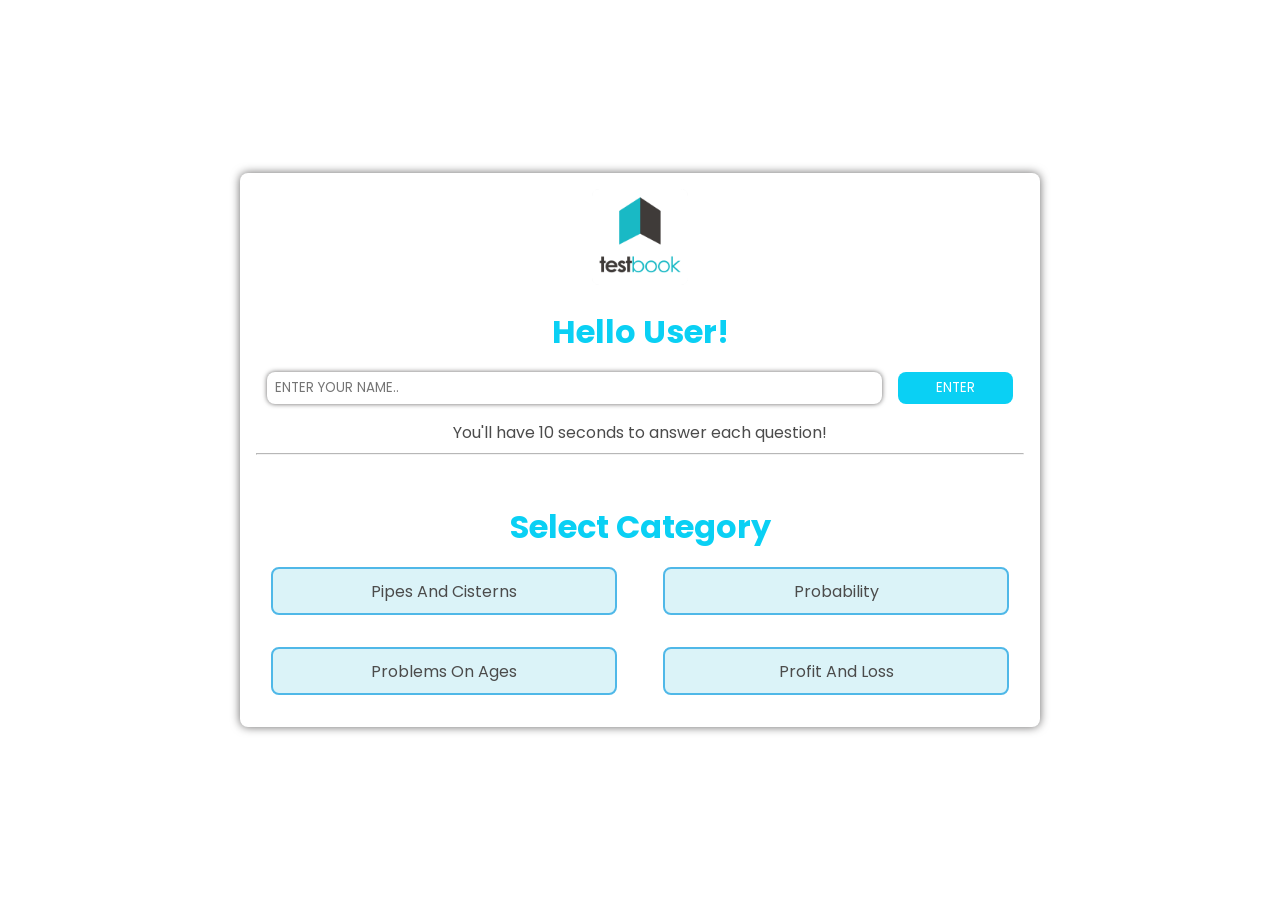
<file: Dynamic Projects/1.Quizz App/index.html>
<!DOCTYPE html>
<html lang="en">
<head>
    <meta charset="UTF-8">
    <meta name="viewport" content="width=device-width, initial-scale=1.0">
    <title>Quiz App</title>
    <link rel="stylesheet" href="index.css">
    <link rel="icon" type="image/png" href="./Images/favi.png">

</head>
<body>
    <!-- This is the structure for the Quiz App. I have create everything dynamically inside javascript for the Quiz App -->
    <div class="container">
        <div class="logo">
            <img src="./Images/testbook-pass.png" alt="">
        </div>
        <div class="greet"></div>
        <div class="user-input">

        </div>
        <div class="info-for-user">

        </div>
        <div class="category-container">
            <div class="category"></div>
        </div>
    </div>

    <script src="questions.js"></script>
    <script src="index.js"></script>
</body>
</html>
</file>
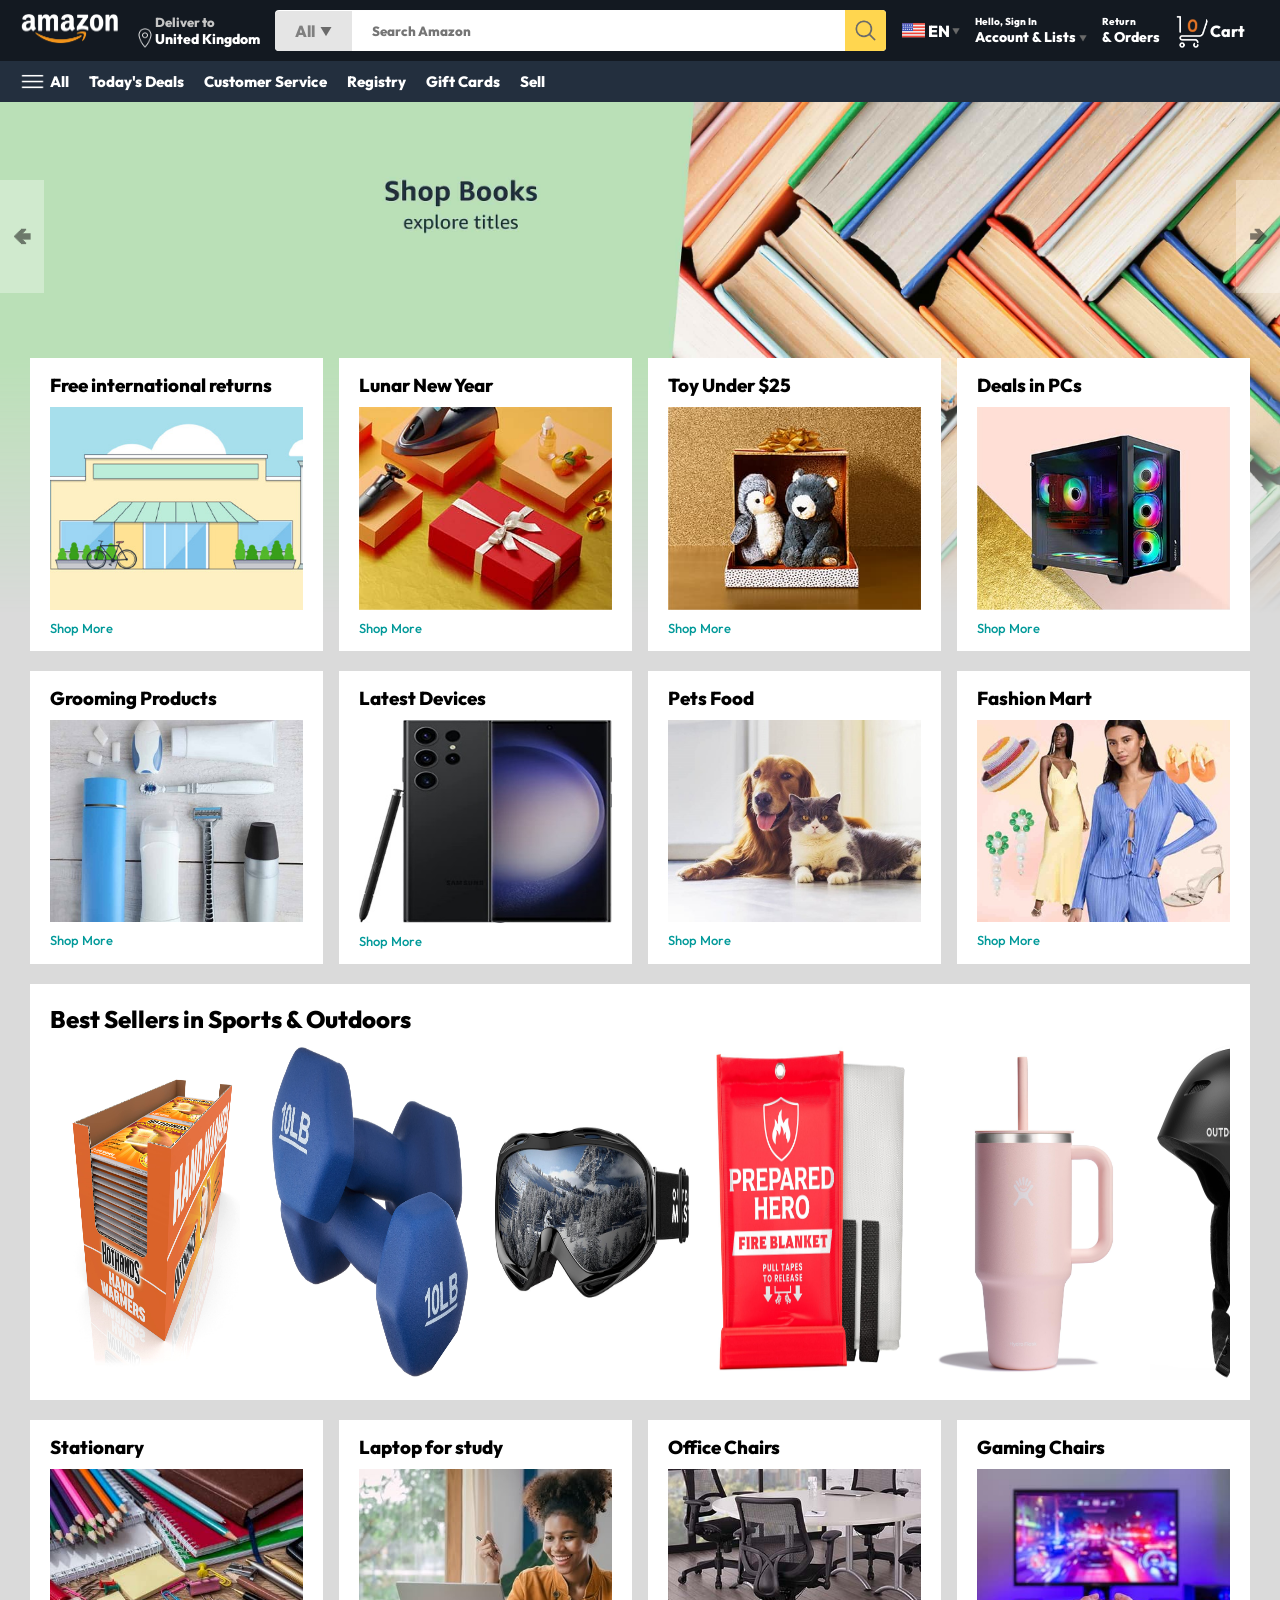
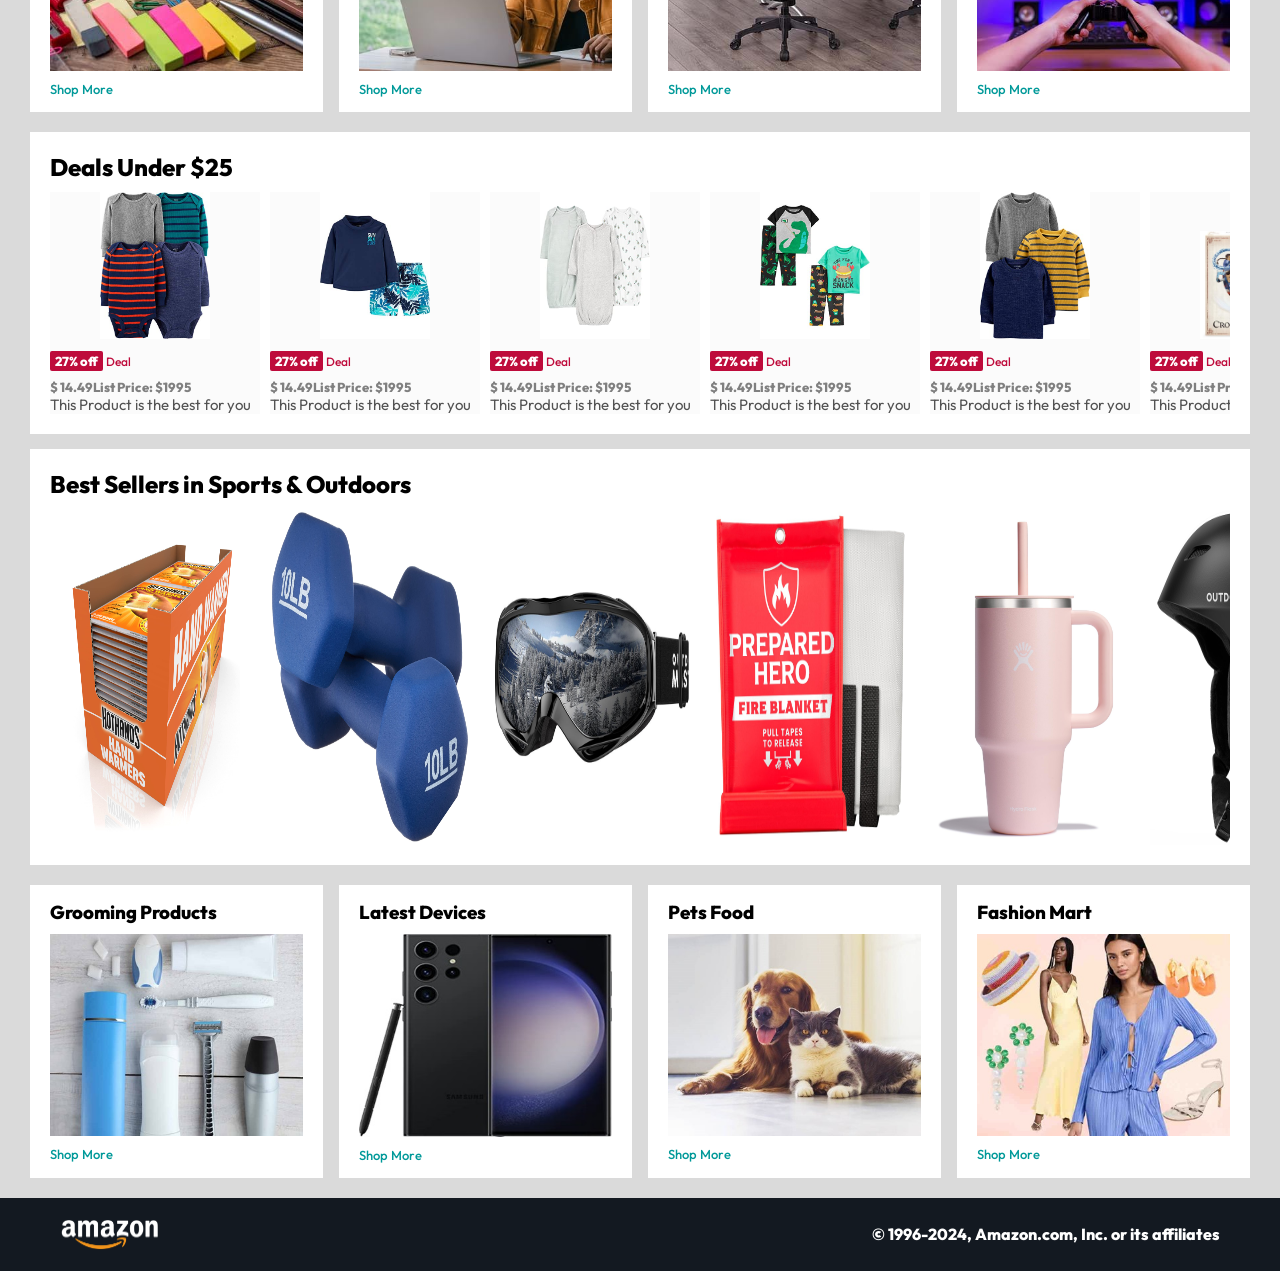
<file: Dynamic Projects/2.Amazon/index.html>
<!DOCTYPE html>
<html lang="en">
<head>
    <meta charset="UTF-8">
    <meta name="viewport" content="width=device-width, initial-scale=1.0">
    <title>Amazon Clone 2.0</title>
    <link rel="stylesheet" href="style.css">
    <link rel="preconnect" href="https://fonts.googleapis.com">
    <link rel="preconnect" href="https://fonts.gstatic.com" crossorigin>
    <link href="https://fonts.googleapis.com/css2?family=Outfit:wght@100..900&display=swap" rel="stylesheet">
</head>
<body>
    <nav>
        <a href="/">
            <img src="./assets/amazon_logo.png" width="100" alt="">
        </a>
        <div class="nav-country">
            <img src="./assets/location_icon.png" height="20" alt="">
            <div>
                <p>Deliver to</p>
                <h1>United Kingdom</h1>
            </div>
        </div>
        <div class="nav-search">
            <div class="nav-search-category">
                <p>All</p>
                <img src="./assets/dropdown_icon.png" height="12" alt="">
            </div>
            <input type="text" class="nav-search-input" placeholder="Search Amazon">
            <img src="./assets/search_icon.png" class="nav-search-icon" alt="">
        </div>
        <div class="nav-language">
            <img src="./assets/us_flag.png" width="25px" alt="">
            <p>EN</p>
            <img src="./assets/dropdown_icon.png" width="8px" alt="">
        </div>
        <div class="nav-text">
            <p>Hello, Sign In</p>
            <h1>Account & Lists <img src="./assets/dropdown_icon.png" width="8px" alt=""></h1>
        </div>
        <div class="nav-text">
            <p>Return</p>
            <h1>& Orders</h1>
        </div>
        <a href="" class="nav-cart">
            <img src="./assets/cart_icon.png" width="35px" alt="">
            <h4>Cart</h4>
        </a>

    </nav>

    <div class="nav-bottom">
        <div>
            <img src="./assets/menu_icon.png" width="25px" alt="">
            <p>All</p>
        </div>
        <p>Today's Deals</p>
        <p>Customer Service</p>
        <p>Registry</p>
        <p>Gift Cards</p>
        <p>Sell</p>
    </div>

    <div class="header-slider">
        <a href="#" class="control_prev">&#129144</a>
        <a href="#" class="control_next">&#129146</a>
        <ul>
            <img src="./assets/header1.jpg" class="header-img" alt="">
            <img src="./assets/header2.jpg" class="header-img" alt="">
            <img src="./assets/header3.jpg" class="header-img" alt="">
            <img src="./assets/header4.jpg" class="header-img" alt="">
            <img src="./assets/header5.jpg" class="header-img" alt="">
            <img src="./assets/header6.jpg" class="header-img" alt="">
        </ul>
    </div>

    <div class="box-row header-box">
        <div class="box-col">
            <h3>Free international returns</h3>
            <img src="./assets/box1-1.jpg" alt="">
            <a href="/">Shop More</a>
        </div>
        <div class="box-col">
            <h3>Lunar New Year</h3>
            <img src="./assets/box1-2.jpg" alt="">
            <a href="/">Shop More</a>
        </div>
        <div class="box-col">
            <h3>Toy Under $25</h3>
            <img src="./assets/box1-3.jpg" alt="">
            <a href="/">Shop More</a>
        </div>
        <div class="box-col">
            <h3>Deals in PCs</h3>
            <img src="./assets/box1-4.jpg" alt="">
            <a href="/">Shop More</a>
        </div>
    </div>
    <div class="box-row">
        <div class="box-col">
            <h3>Grooming Products</h3>
            <img src="./assets/box2-1.jpg" alt="">
            <a href="/">Shop More</a>
        </div>
        <div class="box-col">
            <h3>Latest Devices</h3>
            <img src="./assets/box2-2.jpg" alt="">
            <a href="/">Shop More</a>
        </div>
        <div class="box-col">
            <h3>Pets Food</h3>
            <img src="./assets/box2-3.jpg" alt="">
            <a href="/">Shop More</a>
        </div>
        <div class="box-col">
            <h3>Fashion Mart</h3>
            <img src="./assets/box2-4.jpg" alt="">
            <a href="/">Shop More</a>
        </div>
    </div>

    <div class="product-slider">
        <h2>Best Sellers in Sports & Outdoors</h2>
        <div class="products">
            <img src="./assets/product1-1.jpg" alt="">
            <img src="./assets/product1-2.jpg" alt="">
            <img src="./assets/product1-3.jpg" alt="">
            <img src="./assets/product1-4.jpg" alt="">
            <img src="./assets/product1-5.jpg" alt="">
            <img src="./assets/product1-6.jpg" alt="">
            <img src="./assets/product1-7.jpg" alt="">
            <img src="./assets/product1-8.jpg" alt="">
            <img src="./assets/product1-9.jpg" alt="">
            <img src="./assets/product1-10.jpg" alt="">
        </div>
    </div>

    <div class="box-row">
        <div class="box-col">
            <h3>Stationary</h3>
            <img src="./assets/box3-1.jpg" alt="">
            <a href="/">Shop More</a>
        </div>
        <div class="box-col">
            <h3>Laptop for study</h3>
            <img src="./assets/box3-2.jpg" alt="">
            <a href="/">Shop More</a>
        </div>
        <div class="box-col">
            <h3>Office Chairs</h3>
            <img src="./assets/box3-3.jpg" alt="">
            <a href="/">Shop More</a>
        </div>
        <div class="box-col">
            <h3>Gaming Chairs</h3>
            <img src="./assets/box3-4.jpg" alt="">
            <a href="/">Shop More</a>
        </div>
    </div>

    <div class="product-slider-with-price">
        <h2>Deals Under $25</h2>
        <div class="products">
            <div class="product-card">
                <div class="product-img-container">
                    <img src="./assets/product2-1.jpg" alt="">
                </div>
                <div class="product-offer">
                    <p>27% off</p> <span>Deal</span>
                </div>
                <p class="product-price">$ <span>14.49</span>List Price: $1995</p>
                <h4>This Product is the best for you</h4>
            </div>
            <div class="product-card">
                <div class="product-img-container">
                    <img src="./assets/product2-2.jpg" alt="">
                </div>
                <div class="product-offer">
                    <p>27% off</p> <span>Deal</span>
                </div>
                <p class="product-price">$ <span>14.49</span>List Price: $1995</p>
                <h4>This Product is the best for you</h4>
            </div>
            <div class="product-card">
                <div class="product-img-container">
                    <img src="./assets/product2-3.jpg" alt="">
                </div>
                <div class="product-offer">
                    <p>27% off</p> <span>Deal</span>
                </div>
                <p class="product-price">$ <span>14.49</span>List Price: $1995</p>
                <h4>This Product is the best for you</h4>
            </div>
            <div class="product-card">
                <div class="product-img-container">
                    <img src="./assets/product2-4.jpg" alt="">
                </div>
                <div class="product-offer">
                    <p>27% off</p> <span>Deal</span>
                </div>
                <p class="product-price">$ <span>14.49</span>List Price: $1995</p>
                <h4>This Product is the best for you</h4>
            </div>
            <div class="product-card">
                <div class="product-img-container">
                    <img src="./assets/product2-5.jpg" alt="">
                </div>
                <div class="product-offer">
                    <p>27% off</p> <span>Deal</span>
                </div>
                <p class="product-price">$ <span>14.49</span>List Price: $1995</p>
                <h4>This Product is the best for you</h4>
            </div>
            <div class="product-card">
                <div class="product-img-container">
                    <img src="./assets/product2-6.jpg" alt="">
                </div>
                <div class="product-offer">
                    <p>27% off</p> <span>Deal</span>
                </div>
                <p class="product-price">$ <span>14.49</span>List Price: $1995</p>
                <h4>This Product is the best for you</h4>
            </div>
            <div class="product-card">
                <div class="product-img-container">
                    <img src="./assets/product2-7.jpg" alt="">
                </div>
                <div class="product-offer">
                    <p>27% off</p> <span>Deal</span>
                </div>
                <p class="product-price">$ <span>14.49</span>List Price: $1995</p>
                <h4>This Product is the best for you</h4>
            </div>
            <div class="product-card">
                <div class="product-img-container">
                    <img src="./assets/product2-8.jpg" alt="">
                </div>
                <div class="product-offer">
                    <p>27% off</p> <span>Deal</span>
                </div>
                <p class="product-price">$ <span>14.49</span>List Price: $1995</p>
                <h4>This Product is the best for you</h4>
            </div>
            <div class="product-card">
                <div class="product-img-container">
                    <img src="./assets/product2-9.jpg" alt="">
                </div>
                <div class="product-offer">
                    <p>27% off</p> <span>Deal</span>
                </div>
                <p class="product-price">$ <span>14.49</span>List Price: $1995</p>
                <h4>This Product is the best for you</h4>
            </div>
            <div class="product-card">
                <div class="product-img-container">
                    <img src="./assets/product2-10.jpg" alt="">
                </div>
                <div class="product-offer">
                    <p>27% off</p> <span>Deal</span>
                </div>
                <p class="product-price">$ <span>14.49</span>List Price: $1995</p>
                <h4>This Product is the best for you</h4>
            </div>
            <div class="product-card">
                <div class="product-img-container">
                    <img src="./assets/product2-11.jpg" alt="">
                </div>
                <div class="product-offer">
                    <p>27% off</p> <span>Deal</span>
                </div>
                <p class="product-price">$ <span>14.49</span>List Price: $1995</p>
                <h4>This Product is the best for you</h4>
            </div>
        </div>
    </div>


    <div class="product-slider">
        <h2>Best Sellers in Sports & Outdoors</h2>
        <div class="products">
            <img src="./assets/product1-1.jpg" alt="">
            <img src="./assets/product1-2.jpg" alt="">
            <img src="./assets/product1-3.jpg" alt="">
            <img src="./assets/product1-4.jpg" alt="">
            <img src="./assets/product1-5.jpg" alt="">
            <img src="./assets/product1-6.jpg" alt="">
            <img src="./assets/product1-7.jpg" alt="">
            <img src="./assets/product1-8.jpg" alt="">
            <img src="./assets/product1-9.jpg" alt="">
            <img src="./assets/product1-10.jpg" alt="">
        </div>
    </div>

    <div class="box-row">
        <div class="box-col">
            <h3>Grooming Products</h3>
            <img src="./assets/box2-1.jpg" alt="">
            <a href="/">Shop More</a>
        </div>
        <div class="box-col">
            <h3>Latest Devices</h3>
            <img src="./assets/box2-2.jpg" alt="">
            <a href="/">Shop More</a>
        </div>
        <div class="box-col">
            <h3>Pets Food</h3>
            <img src="./assets/box2-3.jpg" alt="">
            <a href="/">Shop More</a>
        </div>
        <div class="box-col">
            <h3>Fashion Mart</h3>
            <img src="./assets/box2-4.jpg" alt="">
            <a href="/">Shop More</a>
        </div>
    </div>

    <footer>
        <img src="./assets/amazon_logo.png" width="100" alt="">
        <p>&copy; 1996-2024, Amazon.com, Inc. or its affiliates</p>
    </footer>


    <script src="script.js"></script>
</body>
</html>
</file>
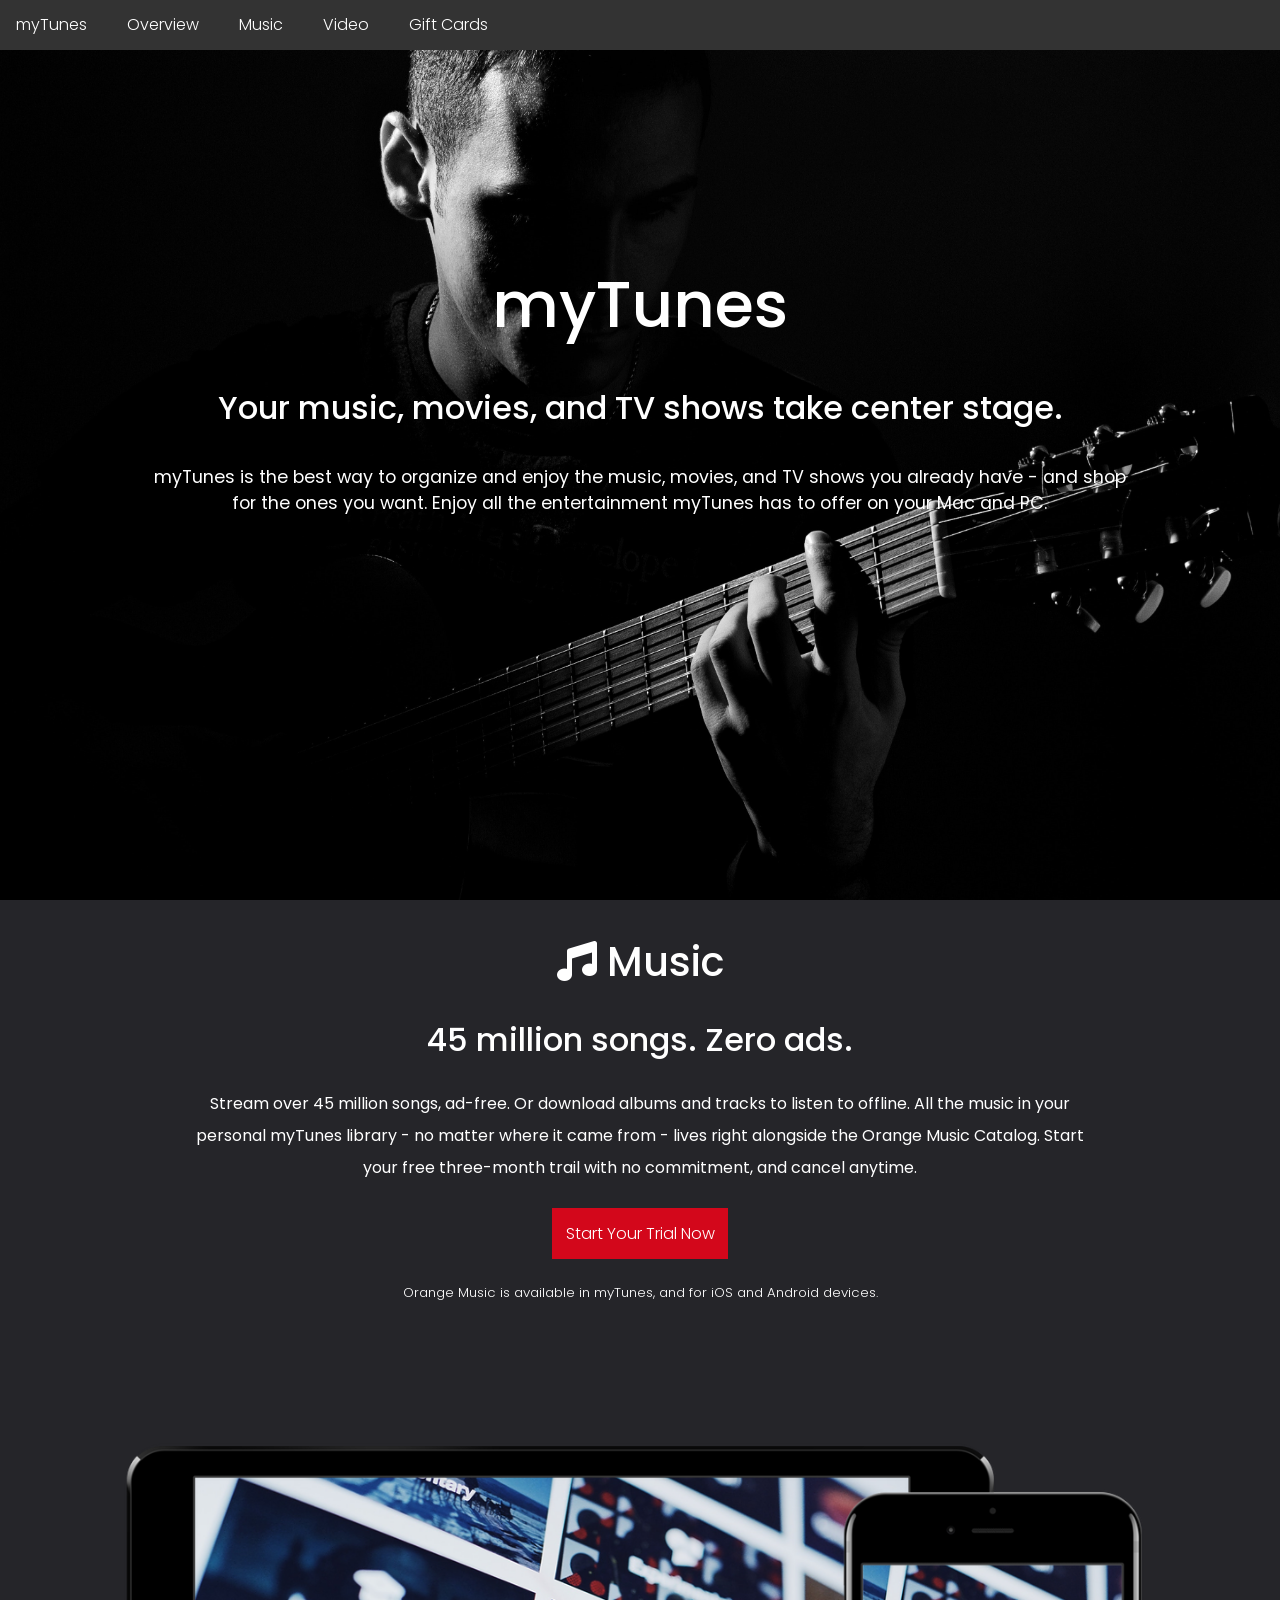
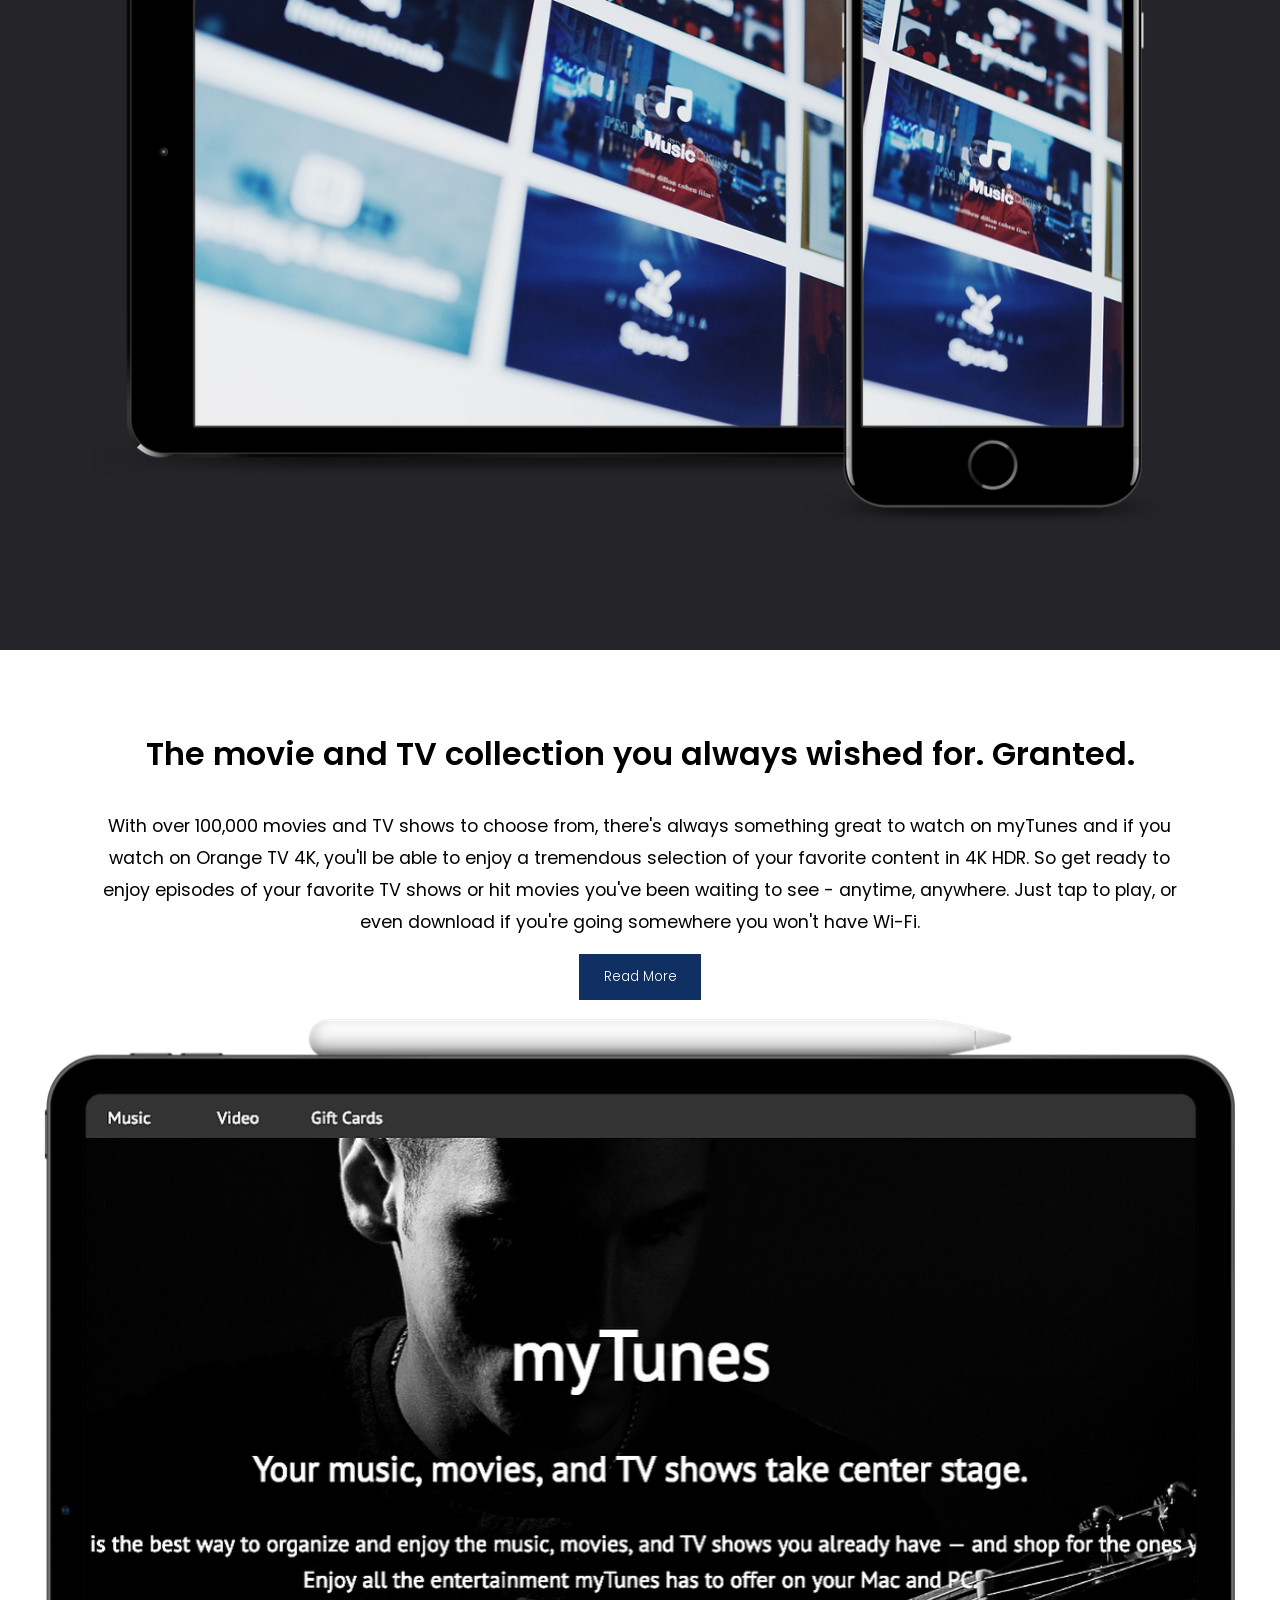
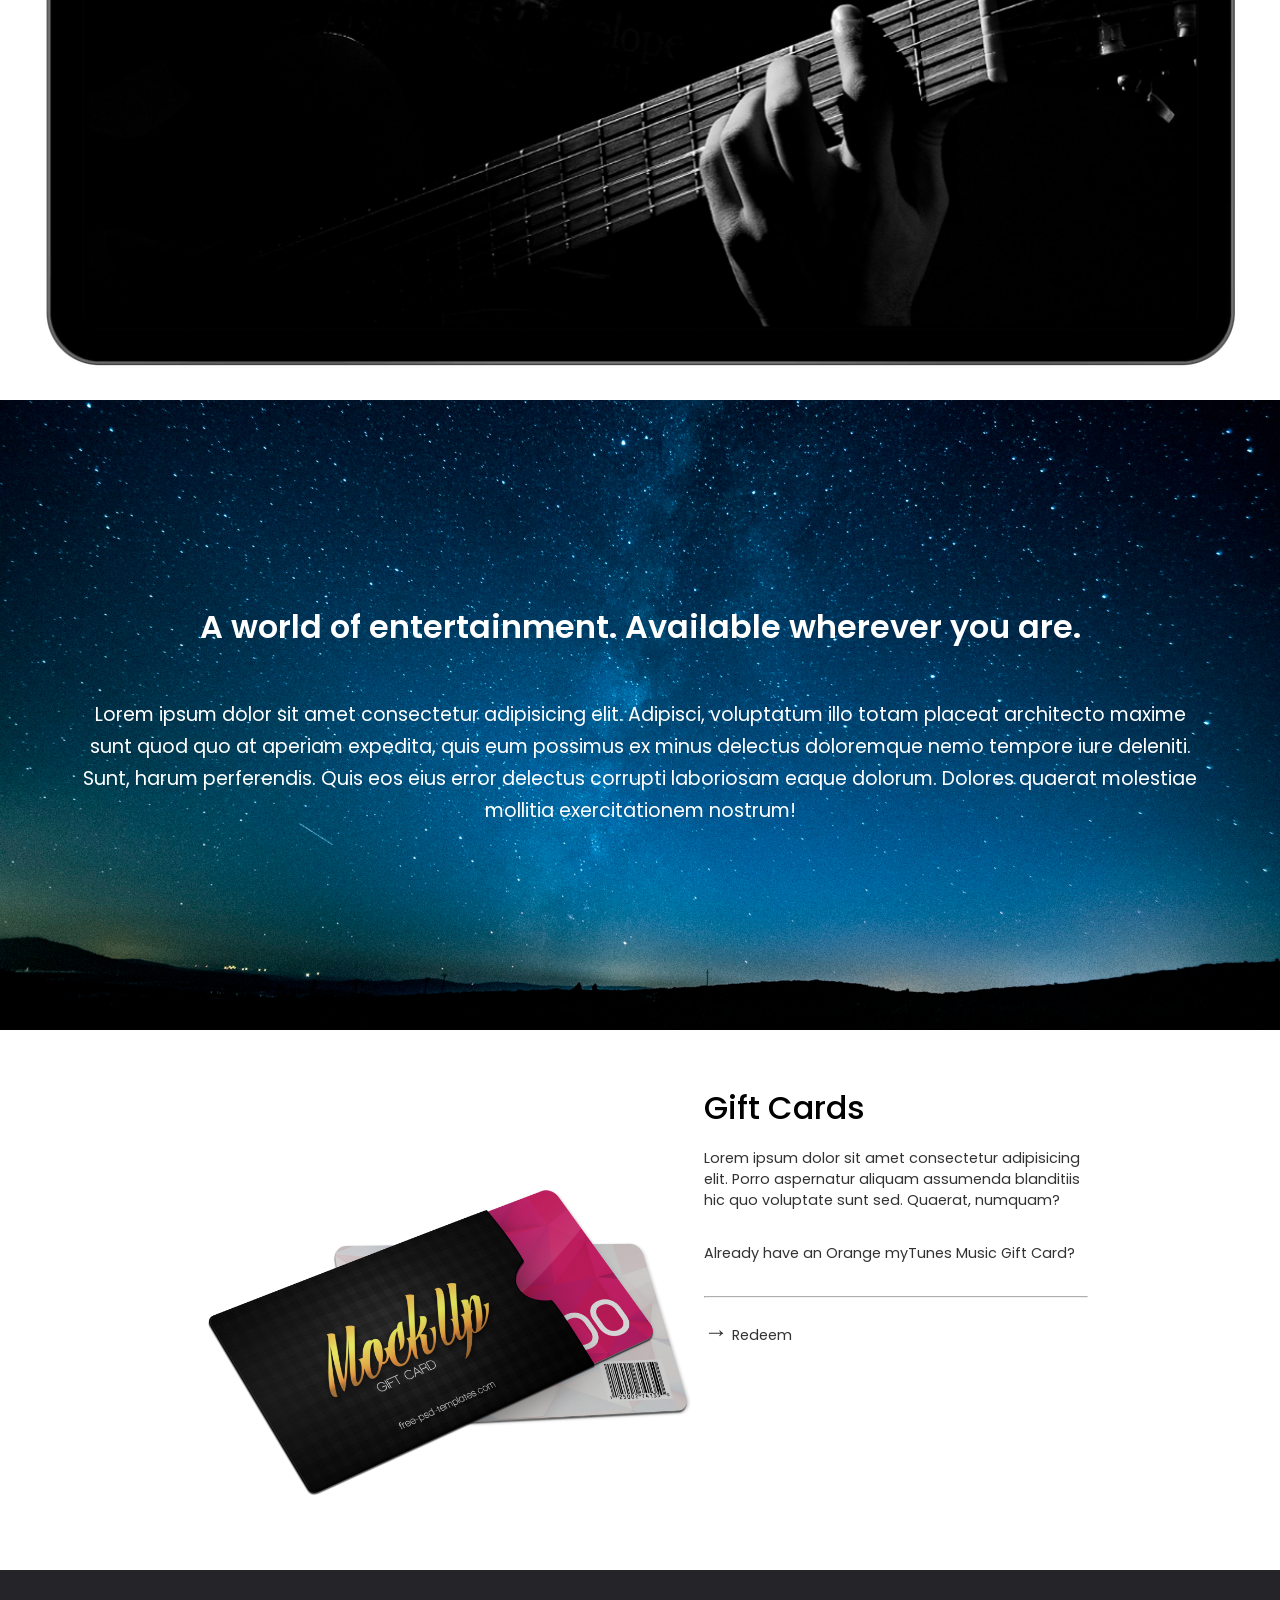
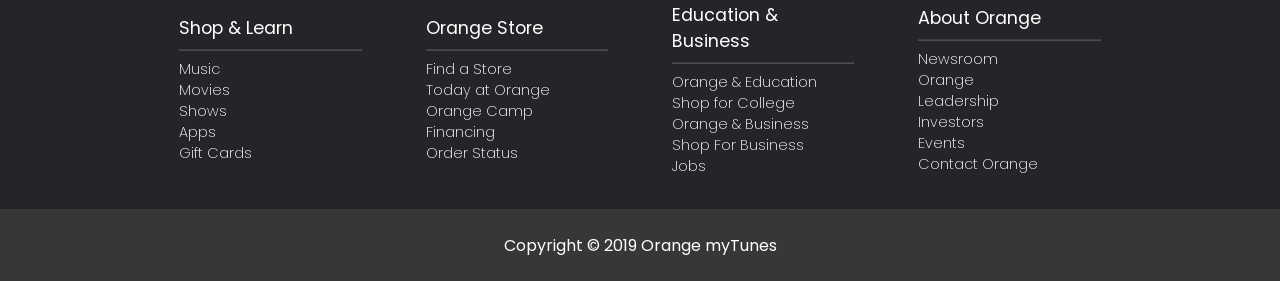
<file: Dynamic Projects/3.MyTunes/index.html>
<!DOCTYPE html>
<html lang="en">
<head>
    <meta charset="UTF-8">
    <meta name="viewport" content="width=device-width, initial-scale=1.0">
    <title>myTunes</title>
    <link rel="stylesheet" href="index.css">
    <link rel="stylesheet" href="https://cdnjs.cloudflare.com/ajax/libs/font-awesome/6.7.2/css/all.min.css" integrity="sha512-Evv84Mr4kqVGRNSgIGL/F/aIDqQb7xQ2vcrdIwxfjThSH8CSR7PBEakCr51Ck+w+/U6swU2Im1vVX0SVk9ABhg==" crossorigin="anonymous" referrerpolicy="no-referrer" />
    <link rel="icon" href="./images/favi.jpeg" type="image/png">
</head>
<body>
    <!-- Nav is inside Header -->
    <header>
        <nav>
            
            <div class="nav-links">
                <p >myTunes</p>
                <p>Overview</p>
                <p>Music</p>
                <p>Video</p>
                <p>Gift Cards</p>
            </div>
            <button class="hamburger">&#9776;</button>
        </nav>
    </header>
    
    <!-- All contents are inside Main -->
    <main>
       <div class="top-present">
        <h1>myTunes</h1>
        <h2>Your music, movies, and TV shows take center stage.</h2>
        <p>myTunes is the best way to organize and enjoy the music, movies, and TV shows you already have - and shop for the ones you want. Enjoy all the entertainment myTunes has to offer on your Mac and PC.</p>
       </div>
       <div class="top-info">
        <h1><i class="fa-solid fa-music"></i> Music</h1>
        <h2>45 million songs. Zero ads.</h2>
        <p>Stream over 45 million songs, ad-free. Or download albums and tracks to listen to offline. All the music in your personal myTunes library - no matter where it came from - lives right alongside the Orange Music Catalog. Start your free three-month trail with no commitment, and cancel anytime.</p>
        <button>Start Your Trial Now</button>
        <h5>Orange Music is available in myTunes, and for iOS and Android devices.</h5>
        <h3 class="imgTag"></h3>

       </div>
       <div class="mid-dis">
        <h1>The movie and TV collection you always wished for. Granted.</h1>
        <p>With over 100,000 movies and TV shows to choose from, there's always something great to watch on myTunes and if you watch on Orange TV 4K, you'll be able to enjoy a tremendous selection of your favorite content in 4K HDR. So get ready to enjoy episodes of your favorite TV shows or hit movies you've been waiting to see - anytime, anywhere. Just tap to play, or even download if you're going somewhere you won't have Wi-Fi.</p>
        <button>Read More</button>
        <h5></h5>
       </div>
       <div class="night-info">
        <h1>A world of entertainment. Available wherever you are.</h1>
        <p>Lorem ipsum dolor sit amet consectetur adipisicing elit. Adipisci, voluptatum illo totam placeat architecto maxime sunt quod quo at aperiam expedita, quis eum possimus ex minus delectus doloremque nemo tempore iure deleniti. Sunt, harum perferendis. Quis eos eius error delectus corrupti laboriosam eaque dolorum. Dolores quaerat molestiae mollitia exercitationem nostrum!</p>
       </div>
       <div class="giftcard">
        <div class="giftlogo"></div>
        <div class="giftdetail">
           <h1>Gift Cards</h1>
           <p>Lorem ipsum dolor sit amet consectetur adipisicing elit. Porro aspernatur aliquam assumenda blanditiis hic quo voluptate sunt sed. Quaerat, numquam?</p>
           <p>Already have an Orange myTunes Music Gift Card?</p>
           <hr>
           <p class="redirect"><span>&#8594</span> Redeem</p>
        </div>
       </div> 
    </main>
    <!-- This is for all the details and copyright. Inside footer -->
    <footer>
        <div class="bottom-top">
            <div class="box">
                <h1>Shop & Learn</h1>
                <hr>
                <p>Music</p>
                <p>Movies</p>
                <p>Shows</p>
                <p>Apps</p>
                <p>Gift Cards</p>
            </div>
            <div class="box">
                <h1>Orange Store</h1>
                <hr>
                <p>Find a Store</p>
                <p>Today at Orange</p>
                <p>Orange Camp</p>
                <p>Financing</p>
                <p>Order Status</p>
            </div>
            <div class="box">
                <h1>Education & Business</h1>
                <hr>
                <p>Orange & Education</p>
                <p> Shop for College</p>
                <p>Orange & Business</p>
                <p>Shop For Business</p>
                <p>Jobs</p>
            </div>
            <div class="box">
                <h1>About Orange</h1>
                <hr>
                <p>Newsroom</p>
                <p>Orange</p>
                <p>Leadership</p>
                <p>Investors</p>
                <p>Events</p>
                <p>Contact Orange</p>
            </div>
        </div>
        <div class="bottom-copyright">
            <p>Copyright &copy 2019 Orange myTunes</p>
        </div>
    </footer>
    <script src="index.js"></script>
</body>
</html>
</file>
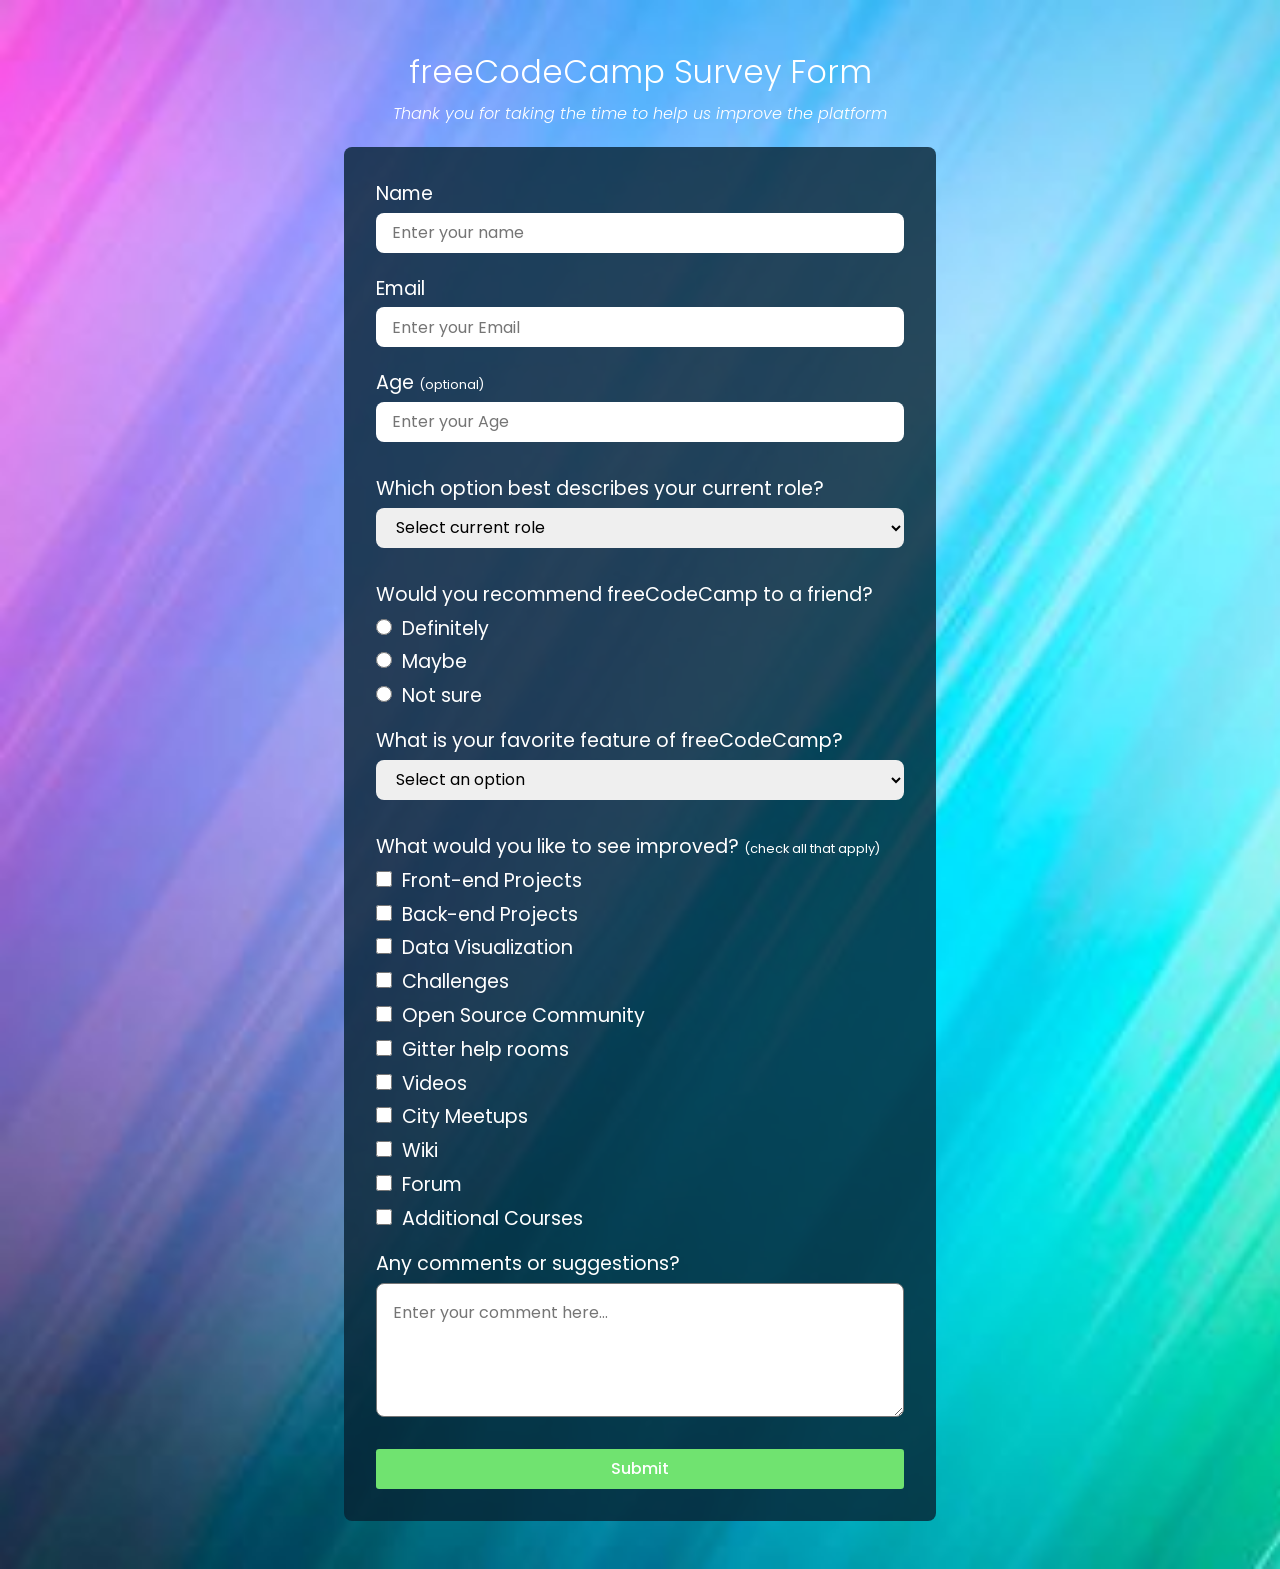
<file: Dynamic Projects/4.SurveyForm/index.html>
<!DOCTYPE html>
<html lang="en">
<head>
    <meta charset="UTF-8">
    <meta name="viewport" content="width=device-width, initial-scale=1.0">
    <title>Survey Form</title>
    <link rel="stylesheet" href="index.css">
</head>
<body>
    <h1>freeCodeCamp Survey Form</h1>
    <p class="tilt">Thank you for taking the time to help us improve the platform</p>
    <form action="">
        <div class="reqInp">
            <label for="Name">Name</label>
        <input type="text" placeholder="Enter your name" required id="name">
        <label for="Email">Email</label>
        <input type="email" placeholder="Enter your Email" required id="email">
        <label for="Age">Age <span>(optional)</span></label>
        <input type="number" placeholder="Enter your Age" id="age">
        </div>
        
        <div class="user-select">
            <p>Which option best describes your current role?</p>
            <select name="role" id="role" >
            <option value="scr">Select current role</option>
            <option value="student">Student</option>
            <option value="ftj">Full Time Job</option>
            <option value="ftl">Full Time Learner</option>
            <option value="pnts">Prefer not to say</option>
            <option value="other">Other</option>
            </select>
        </div>
        
        <div class="user-check">
            <p>Would you recommend freeCodeCamp to a friend?</p>

            <div class="check">
                <input type="radio" id="definitely" name="recommendation" value="definitely">
                <label for="definitely">Definitely</label>
            </div>
            
            <div class="check">
                <input type="radio" id="maybe" name="recommendation" value="maybe">
                <label for="maybe">Maybe</label>
            </div>
            
            <div class="check">
                <input type="radio" id="notSure" name="recommendation" value="not_sure">
                <label for="notSure">Not sure</label>
            </div>
        </div>

        <div class="user-select">
            <p>What is your favorite feature of freeCodeCamp?</p>
        <select name="favfeat" id="favfeat">
            <option value="sao">Select an option</option>
            <option value="challenges">Challenges</option>
            <option value="Projects">Projects</option>
            <option value="community">Community</option>
            <option value="openSource">Open source</option>
        </select>
        </div>

        <div class="user-check">
            <p>What would you like to see improved? <span>(check all that apply)</span></p>
            <div class="check">
                <input type="checkbox" id="frontEnd" name="improvements" value="front-end">
                <label for="frontEnd">Front-end Projects</label>
            </div>
            <div class="check">
                <input type="checkbox" id="backEnd" name="improvements" value="back-end">
                <label for="backEnd">Back-end Projects</label>
            </div>
            <div class="check">
                <input type="checkbox" id="dataVis" name="improvements" value="data-visualization">
                <label for="dataVis">Data Visualization</label>
            </div>
            <div class="check">
                <input type="checkbox" id="challenges" name="improvements" value="challenges">
                <label for="challenges">Challenges</label>
            </div>
            <div class="check">
                <input type="checkbox" id="openSource" name="improvements" value="open-source">
                <label for="openSource">Open Source Community</label>
            </div>
            <div class="check">
                <input type="checkbox" id="gitter" name="improvements" value="gitter-help">
                <label for="gitter">Gitter help rooms</label>
            </div>
            <div class="check">
                <input type="checkbox" id="videos" name="improvements" value="videos">
                <label for="videos">Videos</label>
            </div>
            <div class="check">
                <input type="checkbox" id="meetups" name="improvements" value="city-meetups">
                <label for="meetups">City Meetups</label>
            </div>
            <div class="check">
                <input type="checkbox" id="wiki" name="improvements" value="wiki">
                <label for="wiki">Wiki</label>
            </div>
            <div class="check">
                <input type="checkbox" id="forum" name="improvements" value="forum">
                <label for="forum">Forum</label>
            </div>
            <div class="check">
                <input type="checkbox" id="courses" name="improvements" value="additional-courses">
                <label for="courses">Additional Courses</label>
            </div>
        </div>

        <div class="user-select">
            <label for="suggestions">Any comments or suggestions?</label>
        <textarea name="suggest" id="suggest" placeholder="Enter your comment here..." rows="4" ></textarea>
        </div>
        <button type="submit">Submit</button>
    </form>
</body>
</html>
</file>
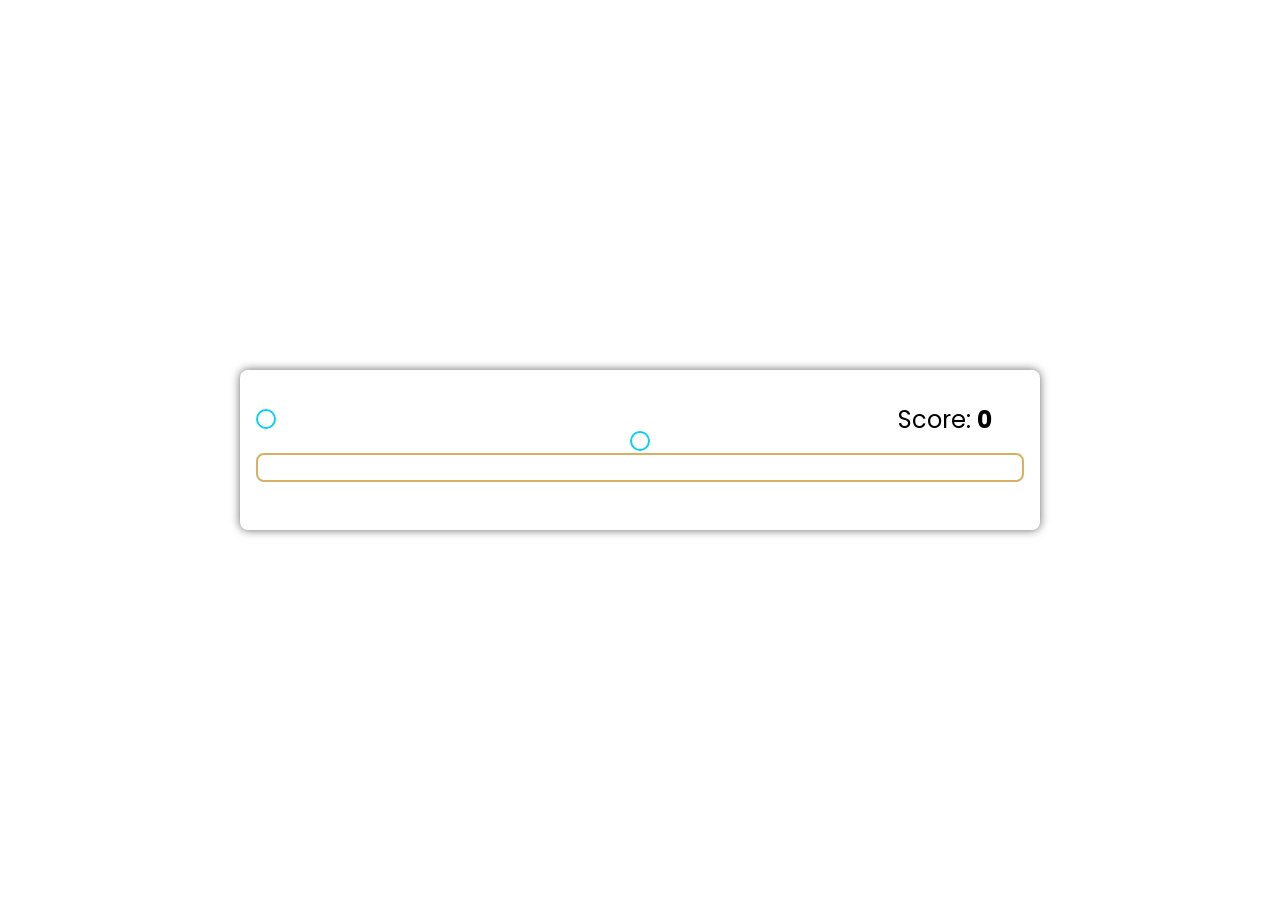
<file: Dynamic Projects/1.Quizz App/quizpage.html>
<!DOCTYPE html>
<html lang="en">
<head>
    <meta charset="UTF-8">
    <meta name="viewport" content="width=device-width, initial-scale=1.0">
    <title>My Quiz</title>
    <link rel="stylesheet" href="index.css">
    <link rel="icon" type="image/png" href="./Images/favi.png">
</head>
<body>
    <div class="container">
        <div class="topic-display"></div>
        <div class="quiz-detail">
            <p class="quiz-timer"></p>
            <p>Score: <span>0</span></p>
        </div>
        <div class="question">
            <p class="quesNum"></p>
            <p class="quesDis"></p>
        </div>
        <div class="options"></div>
        <div class="quesToggle"></div>
    </div>

    <script src="questions.js"></script>
    <script src="quizpage.js"></script>
</body>
</html>
</file>
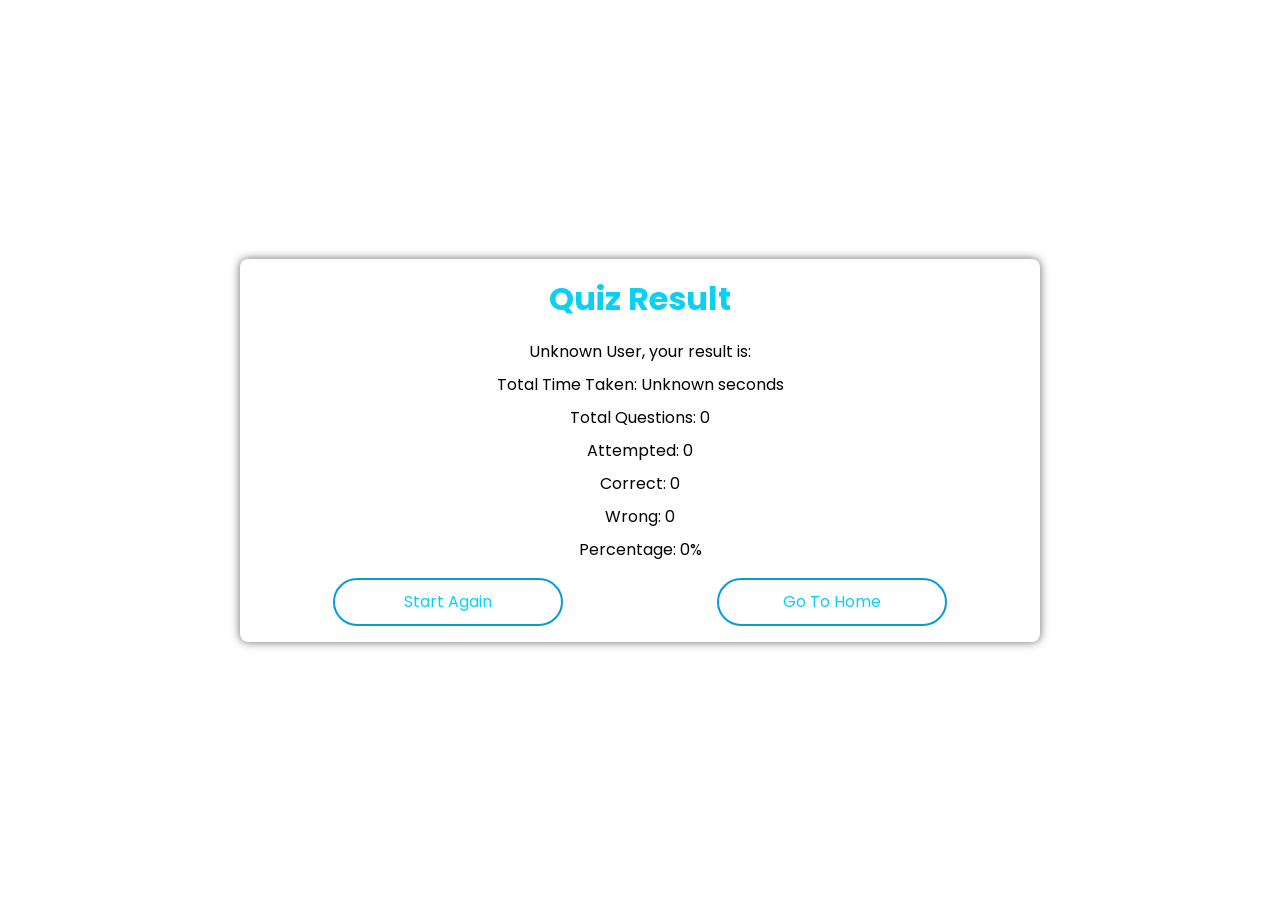
<file: Dynamic Projects/1.Quizz App/result.html>
<!DOCTYPE html>
<html lang="en">
<head>
    <meta charset="UTF-8">
    <meta name="viewport" content="width=device-width, initial-scale=1.0">
    <title>Quiz Result</title>
    <link rel="stylesheet" href="index.css">
    <link rel="icon" type="image/png" href="./Images/favi.png">
</head>
<body>
    <div class="container">
        <h1 class="result-h1">Quiz Result</h1>
        <div class="result-detail"></div>
        <div class="result-button"></div>
    </div>

    <script src="questions.js"></script>
    <script src="result.js"></script>
</body>
</html>
</file>
<file: Dynamic Projects/1.Quizz App/index.css>
/* Fonts from Google Fonts */

@import url('https://fonts.googleapis.com/css2?family=Outfit:wght@100..900&family=Poppins:ital,wght@0,100;0,200;0,300;0,400;0,500;0,600;0,700;0,800;0,900;1,100;1,200;1,300;1,400;1,500;1,600;1,700;1,800;1,900&display=swap');
/* declaring some variables */
:root{
    --textColor: #0ad0f4;
    --bcgColorSolid:var(--bcgColor);
    --bcgColorTransparent:var(--bcgColorSolid);
    --lightBorder: rgb(104, 103, 103);
    --border: .5rem;
    --fontWhite: #ffffff;
    --quesBorderColor: rgb(216, 175, 99);
    --quesBorder: 2rem;
    --ansNextButtonColor: #069bdf;
    --ansNextButtonBorder: 2.5rem;
}
*{
    margin: 0;
    padding: 0;
    box-sizing: border-box;
    font-family: 'Poppins', sans-serif;
}
body{
    width: 100%;
    height: 100vh;
    display: flex;
    justify-content: center;
    align-items: center;
}
/* The name for all 3 html file container is same so It's reuseable */
.container{
    height: auto;
    width: 50rem;
    display: flex;
    flex-direction: column;  
    justify-content: space-evenly;
    align-items: center;
    border-radius: var(--border);
    box-shadow: 0px 0px 10px var(--lightBorder);
    padding: 1rem;
    margin: 1.5rem;
    gap: 1rem;
}
.logo img{
    width: 6rem;
}
.user-input{
    display: flex;
    width: 100%;
    justify-content: center;
    align-items: center;
    gap: 1rem;
}
.greet{
    color: var(--textColor);
}
.user-input input{
    width: 80%;
    height: 2rem;
    border: none;
    border-radius: var(--border);
    outline: none;
    box-shadow: 0px 0px 5px var(--lightBorder);
    padding-left: .5rem;
}
.user-input button{
    width: 15%;
    height: 2rem;
    border-radius: var(--border);
    border: none;
    background-color: var(--textColor);
    color: var(--fontWhite);
}
.info-for-user{
    width: 100%;
    display: flex;
    flex-direction: column;
    text-align: center;
    gap: .5rem;
    opacity: .7;
}
.info-for-user p{
    font-size: 1rem;
}
.info-for-user hr{
    width: 100%;
}
.category-container{
    width: 100%;
    height: auto;
    display: flex;
    flex-direction: column;
}
.category-container h1{
    color: var(--textColor);
    text-align: center;
}
.category{
    width: 100%;
    height: auto;
    display: flex;
    justify-content: space-evenly;
    align-items: center;
    flex-wrap: wrap;
    gap: 2rem;
    margin: 1rem 0 1rem 0;
}
.category button{
    width: 45%;
    height: 3rem;
    border: 2px solid var(--ansNextButtonColor);
    border-radius: var(--border);
    background-color: #cdeff6;
    opacity: .7;
    font-size: 1rem;
    font-weight: 400;
    overflow: hidden;
}

/* From here, it is for the quiz page */
.topic-display{
    font-size: 1.5rem;
}
.quiz-detail{
    width: 100%;
    display: flex;
    justify-content: space-between;
    align-items: center;
    font-size: 1.5rem;
    padding-right: 2rem;
}
.quiz-detail span{
    font-weight: 700;
}
.quiz-timer{
    padding: .5rem;
    font-size: 1.5rem;
    font-weight: 700;
    color: var(--textColor);
    border: 2px solid var(--textColor);
    border-radius: 50%;
}


.question{
    width: 100%;
    display: flex;
    flex-direction: column;
    align-items: center;
    padding: .8rem;
    border: 2px solid var(--quesBorderColor);
    border-radius: var(--border);
}
.quesNum{
    font-size: 1.5rem;
    border: 2px solid var(--textColor);
    padding: .5rem;
    border-radius: 50%;
    margin-top: -2.3rem;
    background: var(--fontWhite);
    color: var(--textColor);
    font-weight: 700;
}
.options{
    width: 100%;
    display: flex;
    justify-content: space-evenly;
    gap: 1rem;
    align-items: center;
    flex-wrap: wrap;
}
.options button{
    width: 45%;
    height: 3rem;
    border: 2px solid var(--ansNextButtonColor);
    border-radius: var(--ansNextButtonBorder);
    background: var(--fontWhite);
    color: var(--textColor);
    font-size: 1rem;
}
.quesToggle{
    width: 100%;
    display: flex;
    justify-content: center;
    align-items: center;
}
.quesToggle button{
    width: 45%;
    height: 3rem;
    border: 2px solid var(--ansNextButtonColor);
    border-radius: var(--ansNextButtonBorder);
    background: var(--fontWhite);
    color: var(--textColor);
    font-size: 1rem;
    padding: .5rem;
}

/* From here, its for the result page. */
.result-h1{
    color: var(--textColor);
}
.result-detail{
    width: 100%;
    display: flex;
    gap: .5rem;
    flex-direction: column;
    justify-content: space-evenly;
    align-items: center;
}
.result-button{
    display: flex;
    width: 100%;
    justify-content: space-around;
    align-items: center;
}
.result-button button{
    width: 30%;
    height: 3rem;
    color: var(--textColor);
    background: var(--fontWhite);
    border-radius: var(--ansNextButtonBorder);
    border: 2px solid var(--ansNextButtonColor);
    padding: .5rem;
    font-size: 1rem;
}
</file>
<file: Dynamic Projects/2.Amazon/style.css>
*{
    margin: 0;
    padding: 0;
    box-sizing: border-box;
    font-family: "Outfit", sans-serif;
    font-optical-sizing: auto;
    font-weight: 800;
    font-style: normal;
}
body{
    background-color: #dadada;
}
a{
    text-decoration: none;
    color: inherit;
}
/* nav starts here */
nav{
    display: flex;
    align-items: center;
    justify-content: space-between;
    background: #131921;
    padding: 10px 20px;
    color: white;
}
.nav-country{
    display: flex;
    align-items: end;
    margin-left: 15px;
    font-size: 13px;
    color: #c4c4c4;
}
.nav-country h1{
    color: #fff;
    font-size: 14px;
}
.nav-search{
    flex: 1;
    display: flex;
    align-items: center;
    background: #fff;
    color: gray;
    max-width: 1000px;
    border-radius: 4px;
    margin-left: 15px;
}
.nav-search-category{
    display: flex;
    align-items: center;
    padding: 10px 20px;
    gap: 5px;
    background: #e5e5e5;
    border-radius: 4px 0px 0px 4px;
}
.nav-search-input{
    border: none;
    outline: none;
    padding-left: 20px;
    width: 100%;
}
.nav-search-icon{
    max-width: 41px;
    padding: 8px;
    background: #ffd64f;
    border-radius: 0 4px 4px 0;
}
.nav-language{
    display: flex;
    align-items: center;
    gap: 2px;
    font-weight: 600;
    margin-left: 15px;
}
.nav-text{
    margin-left: 15px;

}
.nav-text p{
    font-size: 10px;
}
.nav-text h1{
    font-size: 14px;
}
.nav-cart{
    display: flex;
    align-items: center;
    margin: 0px 15px;
}
.nav-bottom{
    display: flex;
    align-items: center;
    color: #fff;
    background: #232f3e;
    gap: 20px;
    padding: 8px 20px;
    font-size: 15px;
}
.nav-bottom div{
    display: flex;
    align-items: center;
    gap: 5px;
    font-weight: 500;
}
/* header starts */
.header-slider ul{
    display: flex;
    overflow-y: hidden;
}
.header-img{
    max-width: 100%;
    mask-image: linear-gradient(to bottom, #000000 50%, transparent 100%);
}
.header-slider a{
    position: absolute;
    top: 20%;
    z-index: 1;
    padding: 5vh 1vw;
    background: #ffffff4f;
    color: #0000007b;
    text-decoration: none;
    font-weight: 600;
    font-size: 18px;
    cursor: pointer;
}
.control_next{
    right: 0;
}
.box-row{
    display: flex;
    flex-wrap: wrap;
    row-gap: 20px;
    justify-content: space-between;
    margin: 20px 30px;
}
.box-col{
    display: flex;
    flex-direction: column;
    gap: 10px;
    padding: 15px 20px;
    background: #fff;
    max-width: 24%;
    min-width: 200px;
    z-index: 1;
}
.box-col a{
    font-size: 13px;
    color: #009999;
    font-weight: 500;
}
.header-box{
    margin-top: -20vw;
}
.product-slider{
    background: #fff;
    margin: 0 30px;
    padding: 20px;
    margin-bottom: 15px;
}
.product-slider .products{
    display: flex;
    overflow-x: auto;
    gap: 20px;
    margin-top: 10px;
}
.product-slider .products img{
    max-width: 200px;
    max-height: 200;
}
.product-slider .products::-webkit-scrollbar{
    display: none;
}

.product-slider-with-price{
    background: #fff;
    margin: 0 30px;
    padding: 20px;
    margin-bottom: 15px;
}
.product-slider-with-price .products{
    display: flex;
    overflow-x: auto;
    gap: 10px;
    margin-top: 10px;
}
.product-slider-with-price .products::-webkit-scrollbar{
    display: none;
}
.product-card{
    display: flex;
    flex-direction: column;
    justify-content: end;
    min-width: 210px;
    background: #fbfbfb;
}
.product-card img{
    width: 110px;
    margin: 0 50px;
}
.product-offer p{
    background: #be0b3b;
    color: #fff;
    display: inline-block;
    padding: 2px 5px;
    border-radius: 2px;
    margin: 8px 0;
    font-size: 13px;
}
.product-offer span{
    color: #be0b3b;
    font-weight: 500;
    font-size: 12px;
}
.product-price{
    color: gray;
    font-size: 13px;
}
.product-card h4{
    color: #525252;
    font-size: 15px;
    font-weight: 400;
}
footer{
    display: flex;
    justify-content: space-between;
    color: #fff;
    align-items: center;
    background: #131921;
    padding: 20px 60px;
}


/* The use of webtoolkit is there so on a certain item slider user can scroll horizontally on the items */
</file>
<file: Dynamic Projects/3.MyTunes/index.css>
/* Fonts imported from google fonts */

@import url('https://fonts.googleapis.com/css2?family=Outfit:wght@100..900&family=Poppins:ital,wght@0,100;0,200;0,300;0,400;0,500;0,600;0,700;0,800;0,900;1,100;1,200;1,300;1,400;1,500;1,600;1,700;1,800;1,900&display=swap');
/* some variables */
:root {
    --primary-color: #b90415;
    --primary-color-hover: #d3071b;
    --secondary-color: #103063;
    --secondary-color-hover: #143f85;
    --light-color: #f4f4f4;
}
*{
    margin: 0;
    padding: 0;
    box-sizing: border-box;
    font-family: 'Poppins', sans-serif;
}
body{
    scroll-behavior: smooth;
    position: relative;
}
/* Nav section */
nav {
    width: 100%;
    height: 5.5vh;
    display: flex;
    justify-content: space-between;
    align-items: center;
    padding-left: 1rem;
    background-color: #333;
    color: white;
    font-weight: 300;
    position: fixed;
    top: 0;
}

.nav-links {
    display: flex;
    gap: 2.5rem;
}

/* Style for each navigation item */
.nav-links p {
    cursor: pointer;
    transition: 0.3s ease;
}

.nav-links p:hover {
    transform: scale(1.1);
    background-color: #5d5d60;
    padding: 5px;
}

/* Hide hamburger on larger screens */
.hamburger {
    display: none;
    font-size: 28px;
    background: none;
    border: none;
    cursor: pointer;
    color: white;
}

/* Responsive Design */
@media (max-width: 768px) {
    .nav-links {
        display: none;
        flex-direction: column;
        position: absolute;
        top: 60px;
        right: 20px;
        background: rgba(0, 0, 0, 0.9);
        color: white;
        padding: 10px;
        border-radius: 5px;
        text-align: right;
    }

    .nav-links.active {
        display: flex;
    }

    .hamburger {
        display: block;
        position: absolute;
        top: 1rem;
        right: 3rem;
    }
}

/* Main content */
/* First div */
.top-present{
    width: 100%;
    height: 100vh;
    background: url('./images/showcase.jpeg') no-repeat center / cover;
    display: flex;
    flex-direction: column;
    align-items: center;
    text-align: center;
    color: #fff;
    justify-content: center;
    gap: 2rem;
}
.top-present h1{
    font-size: 4rem;
    font-weight: 500;
    margin-top: -8rem;
}
.top-present h2{
    font-size: 2rem;
    font-weight: 500;
}
.top-present p{
    width: 76%;
    font-size: 1.1rem;
}
/* Second div */
.top-info{
    width: 100%;
    height: 150vh;
    background-color: #252529;
    color: #fff;
    display: flex;
    flex-direction: column;
    align-items: center;
    padding: 2rem;
    gap: 1.5rem;
    text-align: center;
}
.top-info h1{
    font-size: 2.5rem;
    font-weight: 500;
}
.top-info h2{
    font-size: 2rem;
    font-weight: 500;
}
.top-info h5{
    font-weight: 300;
}
.top-info p{
    width: 75%;
    line-height: 2rem;
}
.top-info button{
    width: 11rem;
    height: 3.5rem;
    font-size: 1rem;
    font-weight: 300;
    color: #fff;
    background-color: var(--primary-color-hover);
    border: none;
    padding: .5rem;
    cursor: pointer;
}
.imgTag{
    width: 90%;
    height: 80%;
    background-image: url('./images/mockup1.png');
    background-size: contain;
    background-repeat: no-repeat;
    background-position: center;
}
/* Third section */
.mid-dis{
    width: 100%;
    height: 150vh;
    display: flex;
    flex-direction: column;
    justify-content: center;
    align-items: center;
    text-align: center;
    padding: 2rem;
    gap: 1rem;
}
.mid-dis h1{
    font-weight: 600;
    margin: 3rem 0 1rem 0;
}
.mid-dis p{
    width: 90%;
    font-size: 1.1rem;
    line-height: 2rem;
}
.mid-dis button{
    width: 10%;
    height: 3.5rem;
    border: none;
    outline: none;
    background-color: var(--secondary-color);
    color: #fff;
    font-weight: 300;
    cursor: pointer;
}
.mid-dis h5{
    width: 100%;
    height: 90%;
    background-image: url('./images/mockup2.png');
    background-size: contain;
    background-position: center;
    background-repeat: no-repeat;
}
/* Fourth section */
.night-info{
    width: 100%;
    height: 70vh;
    background-image: url('./images/section-bg.jpeg') ;
    background-size: cover;
    background-position: bottom;
    display: flex;
    text-align: center;
    align-items: center;
    justify-content: center;
    gap: 3rem;
    flex-direction: column;
    color: #fff;
    padding: 1rem;
}
.night-info h1{
    font-weight: 600;
}
.night-info p{
    font-size: 1.2rem;
    width: 90%;
    word-wrap: break-word;
    line-height: 2rem;
}
/* Fifth section */
.giftcard{
    width: 100%;
    height: 60vh;
    display: flex;
    justify-content: center;
    align-items: center;
}
.giftlogo{
    width:40%;
    height: 80%;
    background-image: url('./images/cards.png');
    background-size: contain;
    background-position: bottom;
    background-repeat: no-repeat;
}
.giftdetail{
    width: 30%;
    height: 80%;
    display: flex;
    flex-direction: column;
    align-items: flex-start;
    gap: 1rem;
}
.giftdetail span{
    font-size: 1.5rem;
    cursor: pointer;
}
.giftdetail h1{
    font-weight: 500;
}
.giftdetail hr{
    width: 100%;
    opacity: .8;
}
.giftdetail p{
    font-size: .9rem;
    opacity: .8;
    margin-bottom: 1rem;
    cursor: pointer;
}
/* Footer section */
/* First Div */
.bottom-top{
    width: 100%;
    height: auto;
    padding: 2rem;
    background-color: #252529;
    display: flex;
    justify-content: center;
    align-items: center;
    color: white;
    gap: 4rem;
}
.box{
    width: 15%;
    height: 90%;
}
.box h1{
    font-size: 1.1rem;
    width: 2fr;
    height: auto;
    font-weight: 400;
}
.box hr{
    width: 100%;
    opacity: .2;
    margin: .5rem 0 .5rem 0;
    cursor: pointer;
}
.box p{
    font-size: .9rem;
    font-weight: 200;
    cursor: pointer;
}

/* second div */
.bottom-copyright{
    width: 100%;
    height: 8vh;
    background-color: rgb(56, 55, 55);
    color: #fff;
    display: flex;
    justify-content: center;
    text-align: center;
    align-items: center;
}
</file>
<file: Dynamic Projects/4.SurveyForm/index.css>
@import url('https://fonts.googleapis.com/css2?family=Outfit:wght@100..900&family=Poppins:ital,wght@0,100;0,200;0,300;0,400;0,500;0,600;0,700;0,800;0,900;1,100;1,200;1,300;1,400;1,500;1,600;1,700;1,800;1,900&display=swap');

*{
    margin: 0;
    padding: 0;
    box-sizing: border-box;
    font-family: 'Poppins', sans-serif;
}
body{
    background-image: url('light.jpg');
    background-size: cover;
    background-repeat: no-repeat;
    height: 100%;
    padding: 3rem 3rem;
    text-align: center;
    display: flex;
    flex-direction: column;
    justify-content: center;
    align-items: center;
    color: white;
    gap: 5px;
}
form{
    width: 50%;
    height: auto;
    display: flex;
    flex-direction: column;
    background: rgba(7, 34, 51, 0.8);
    border-radius: .5rem;
    padding: 2rem;
    gap: 1rem;
    margin-top: 1rem;
    font-size: 1.2rem;
}
h1{
    font-weight: 300;
}
.tilt{
    font-style: italic;
    font-weight: 300;
}
.reqInp{
    text-align: left;
    display: flex;
    flex-direction: column;
    gap: .3rem;
}
.reqInp input{
    width: 100%;
    height: 2.5rem;
    border-radius: .5rem;
    padding-left: 1rem;
    font-size: 1rem;
    border: none;
    outline: none;
    margin-bottom: 1rem;
}
.reqInp span, .user-check span{
    font-size: .8rem;
}
.user-select{
    text-align: left;
    display: flex;
    flex-direction: column;
    gap: .3rem;
}
.user-select select{
    width: 100%;
    height: 2.5rem;
    border-radius: .5rem;
    padding-left: 1rem;
    font-size: 1rem;
    border: none;
    outline: none;
    margin-bottom: 1rem;
}
.user-select textarea{
    border-radius: .5rem;
    padding: 1rem;
    font-size: 1rem;
}
.user-check{
    display: flex;
    flex-direction: column;
    align-items: flex-start;
    gap: .3rem;
}
.check input{
    width: 1rem;
    height: 1rem;
    margin-right: 5px;
}
form button{
    width: 100%;
    height: 2.5rem;
    border-radius: .2rem;
    font-size: 1rem;
    background-color: rgb(112, 227, 112);
    color: white;
    outline: none;
    border: none;
    font-weight: 500;
    margin-top: 1rem;
}

@media (max-width: 768px){
    form{
        width: 95%;
    }
}
@media (max-width: 300px){
    body{
        font-size: .5rem;
    }
    form{
        font-size: .5rem;
    }
}
</file>
